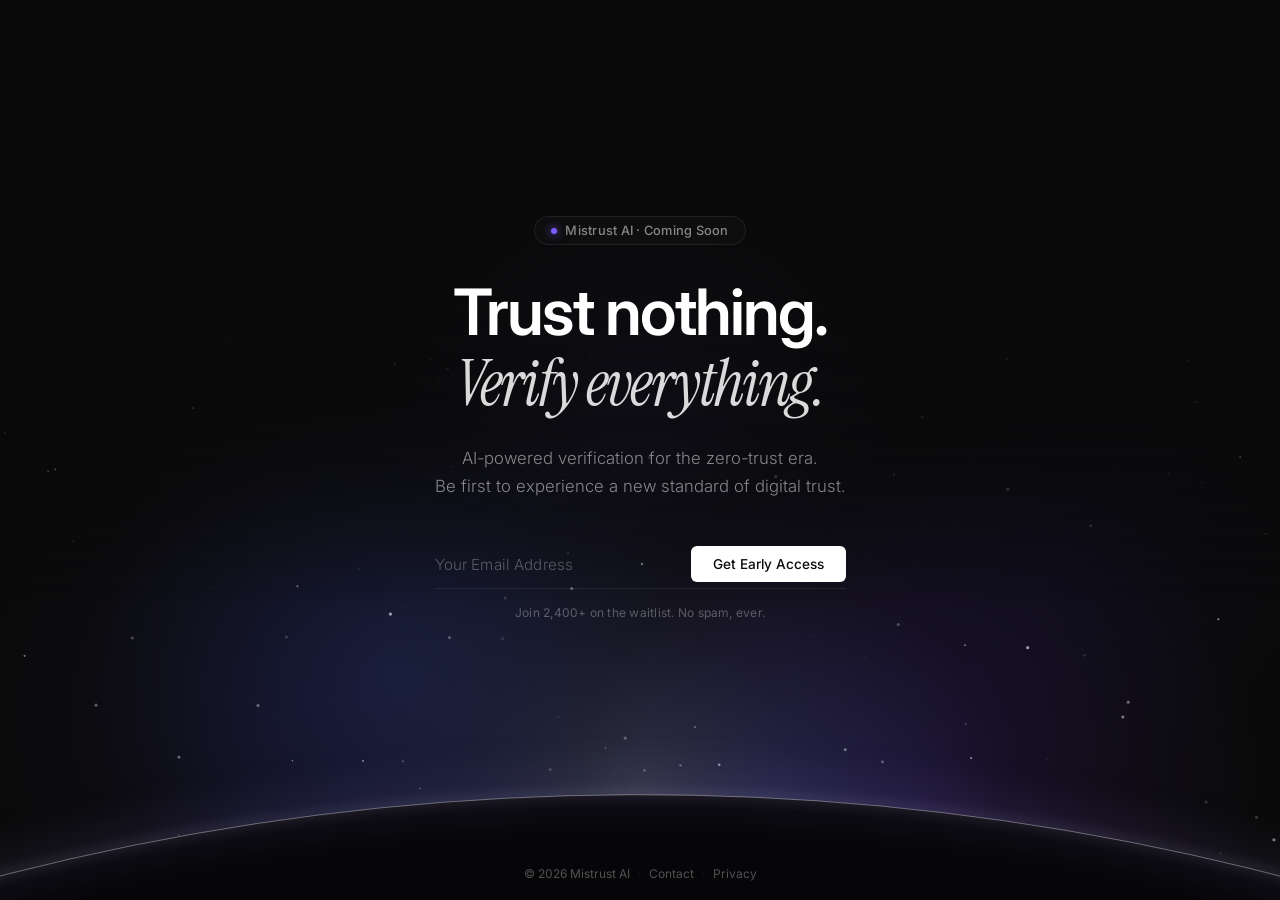
<file: llm/index.html>
<!DOCTYPE html>
<html lang="en">
<head>
    <meta charset="UTF-8">
    <meta name="viewport" content="width=device-width, initial-scale=1.0">
    <title>Mistrust AI - Trust Nothing. Verify Everything.</title>
    <meta name="description" content="Mistrust AI is redefining how organizations verify trust in the age of AI. Join the waitlist.">
    <meta property="og:title" content="Mistrust AI - Trust Nothing. Verify Everything.">
    <meta property="og:description" content="Redefining how organizations verify trust in the age of AI.">
    <meta property="og:type" content="website">
    <meta property="og:url" content="https://mistrust.ai">
    <link rel="canonical" href="https://mistrust.ai">
    <link rel="icon" type="image/svg+xml" href="favicon.svg">
    <link rel="preconnect" href="https://fonts.googleapis.com">
    <link rel="preconnect" href="https://fonts.gstatic.com" crossorigin>
    <link href="https://fonts.googleapis.com/css2?family=Inter:wght@300;400;500;600&family=Instrument+Serif:ital@1&display=swap" rel="stylesheet">
    <link rel="stylesheet" href="styles.css">
</head>
<body>
    <div class="page">
        <!-- Ambient glow -->
        <div class="glow"></div>

        <!-- Main content -->
        <main class="hero">
            <div class="badge" data-animate="fade-up" data-delay="0">
                <span class="badge-dot"></span>
                <span>Mistrust AI &middot; Coming Soon</span>
            </div>

            <h1 class="headline" data-animate="fade-up" data-delay="1">
                Trust nothing.<br>
                <em>Verify everything.</em>
            </h1>

            <p class="subtext" data-animate="fade-up" data-delay="2">
                AI-powered verification for the zero-trust era.<br>
                Be first to experience a new standard of digital trust.
            </p>

            <form class="waitlist" data-animate="fade-up" data-delay="3" autocomplete="off">
                <div class="input-group">
                    <input
                        type="email"
                        name="email"
                        placeholder="Your Email Address"
                        required
                        autocomplete="email"
                    >
                    <button type="submit">
                        <span class="btn-text">Get Early Access</span>
                        <span class="btn-success">You're In</span>
                    </button>
                </div>
                <p class="form-note">Join 2,400+ on the waitlist. No spam, ever.</p>
            </form>
        </main>

        <!-- Animated horizon -->
        <div class="horizon" data-animate="fade-in" data-delay="4">
            <canvas id="horizon-canvas"></canvas>
        </div>

        <!-- Footer -->
        <footer class="footer" data-animate="fade-up" data-delay="5">
            <span>&copy; 2026 Mistrust AI</span>
            <span class="footer-sep">&middot;</span>
            <a href="mailto:hello@mistrust.ai">Contact</a>
            <span class="footer-sep">&middot;</span>
            <a href="#">Privacy</a>
        </footer>
    </div>

    <script src="script.js"></script>
</body>
</html>
</file>
<file: llm/styles.css>
/* ===== Reset & Base ===== */
*, *::before, *::after {
    margin: 0;
    padding: 0;
    box-sizing: border-box;
}

:root {
    --bg: #0a0a0a;
    --text: #ffffff;
    --text-muted: rgba(255, 255, 255, 0.5);
    --text-subtle: rgba(255, 255, 255, 0.3);
    --accent: #7c5cff;
    --accent-glow: #6b4ce6;
    --border: rgba(255, 255, 255, 0.08);
    --border-hover: rgba(255, 255, 255, 0.15);
    --font-sans: 'Inter', -apple-system, BlinkMacSystemFont, sans-serif;
    --font-serif: 'Instrument Serif', Georgia, serif;
}

html {
    font-size: 16px;
    -webkit-font-smoothing: antialiased;
    -moz-osx-font-smoothing: grayscale;
}

body {
    font-family: var(--font-sans);
    background: var(--bg);
    color: var(--text);
    overflow-x: hidden;
    min-height: 100vh;
}

a {
    color: var(--text-muted);
    text-decoration: none;
    transition: color 0.2s ease;
}

a:hover {
    color: var(--text);
}

/* ===== Page Layout ===== */
.page {
    position: relative;
    display: flex;
    flex-direction: column;
    align-items: center;
    justify-content: center;
    min-height: 100vh;
    padding: 2rem;
}

/* ===== Ambient Glow ===== */
.glow {
    position: fixed;
    top: 50%;
    left: 50%;
    transform: translate(-50%, -50%);
    width: 600px;
    height: 600px;
    background: radial-gradient(
        circle,
        rgba(124, 92, 255, 0.06) 0%,
        rgba(124, 92, 255, 0.02) 40%,
        transparent 70%
    );
    pointer-events: none;
    z-index: 0;
}

/* ===== Hero ===== */
.hero {
    position: relative;
    z-index: 1;
    display: flex;
    flex-direction: column;
    align-items: center;
    text-align: center;
    max-width: 640px;
    margin-top: -4rem;
}

/* Badge */
.badge {
    display: inline-flex;
    align-items: center;
    gap: 8px;
    padding: 6px 16px;
    border: 1px solid var(--border);
    border-radius: 100px;
    font-size: 0.8rem;
    font-weight: 500;
    color: var(--text-muted);
    letter-spacing: 0.02em;
    margin-bottom: 2rem;
    backdrop-filter: blur(8px);
    background: rgba(255, 255, 255, 0.02);
}

.badge-dot {
    width: 6px;
    height: 6px;
    border-radius: 50%;
    background: var(--accent);
    box-shadow: 0 0 8px var(--accent);
    animation: pulse 2s ease-in-out infinite;
}

@keyframes pulse {
    0%, 100% { opacity: 1; transform: scale(1); }
    50% { opacity: 0.6; transform: scale(0.85); }
}

/* Headline */
.headline {
    font-size: clamp(2.5rem, 6vw, 4rem);
    font-weight: 600;
    line-height: 1.1;
    letter-spacing: -0.03em;
    margin-bottom: 1.5rem;
}

.headline em {
    font-family: var(--font-serif);
    font-style: italic;
    font-weight: 400;
    color: rgba(255, 255, 255, 0.85);
}

/* Subtext */
.subtext {
    font-size: 1.05rem;
    font-weight: 300;
    line-height: 1.7;
    color: var(--text-muted);
    margin-bottom: 2.5rem;
    max-width: 420px;
}

/* ===== Waitlist Form ===== */
.waitlist {
    width: 100%;
    max-width: 480px;
}

.input-group {
    display: flex;
    align-items: center;
    border-bottom: 1px solid var(--border);
    transition: border-color 0.3s ease;
}

.input-group:focus-within {
    border-color: var(--border-hover);
}

.input-group input {
    flex: 1;
    background: transparent;
    border: none;
    outline: none;
    font-family: var(--font-sans);
    font-size: 0.95rem;
    font-weight: 300;
    color: var(--text);
    padding: 14px 0;
    letter-spacing: 0.01em;
}

.input-group input::placeholder {
    color: var(--text-subtle);
}

.input-group button {
    position: relative;
    background: var(--text);
    color: var(--bg);
    border: none;
    padding: 10px 22px;
    border-radius: 6px;
    font-family: var(--font-sans);
    font-size: 0.85rem;
    font-weight: 500;
    cursor: pointer;
    transition: transform 0.2s ease, opacity 0.2s ease;
    white-space: nowrap;
    overflow: hidden;
}

.input-group button:hover {
    transform: scale(1.03);
}

.input-group button:active {
    transform: scale(0.98);
}

.btn-text,
.btn-success {
    transition: opacity 0.3s ease, transform 0.3s ease;
}

.btn-success {
    position: absolute;
    inset: 0;
    display: flex;
    align-items: center;
    justify-content: center;
    opacity: 0;
    transform: translateY(4px);
}

.waitlist.success .btn-text {
    opacity: 0;
    transform: translateY(-4px);
}

.waitlist.success .btn-success {
    opacity: 1;
    transform: translateY(0);
}

.waitlist.success .input-group button {
    background: var(--accent);
    color: white;
}

.form-note {
    font-size: 0.75rem;
    color: var(--text-subtle);
    margin-top: 1rem;
    letter-spacing: 0.02em;
}

/* ===== Horizon Canvas ===== */
.horizon {
    position: fixed;
    bottom: 0;
    left: 0;
    right: 0;
    top: 35%;
    pointer-events: none;
    z-index: 0;
    overflow: hidden;
    -webkit-mask-image: linear-gradient(to bottom, transparent 0%, rgba(0,0,0,0.3) 20%, black 50%);
    mask-image: linear-gradient(to bottom, transparent 0%, rgba(0,0,0,0.3) 20%, black 50%);
}

#horizon-canvas {
    width: 100%;
    height: 100%;
    display: block;
}

/* ===== Footer ===== */
.footer {
    position: fixed;
    bottom: 0;
    left: 0;
    right: 0;
    z-index: 2;
    display: flex;
    align-items: center;
    justify-content: center;
    gap: 8px;
    padding: 1.2rem;
    font-size: 0.75rem;
    color: var(--text-subtle);
}

.footer-sep {
    opacity: 0.4;
}

.footer a {
    color: var(--text-subtle);
}

.footer a:hover {
    color: var(--text-muted);
}

/* ===== Animations ===== */
[data-animate] {
    opacity: 0;
    transform: translateY(16px);
}

[data-animate="fade-in"] {
    transform: none;
}

[data-animate].visible {
    animation: fadeUp 0.8s cubic-bezier(0.16, 1, 0.3, 1) forwards;
}

[data-animate="fade-in"].visible {
    animation: fadeIn 1.2s cubic-bezier(0.16, 1, 0.3, 1) forwards;
}

@keyframes fadeUp {
    from {
        opacity: 0;
        transform: translateY(16px);
    }
    to {
        opacity: 1;
        transform: translateY(0);
    }
}

@keyframes fadeIn {
    from { opacity: 0; }
    to { opacity: 1; }
}

/* ===== Responsive ===== */
@media (max-width: 640px) {
    .hero {
        margin-top: -2rem;
    }

    .headline {
        font-size: 2.2rem;
    }

    .subtext {
        font-size: 0.95rem;
    }

    .input-group {
        flex-direction: column;
        border-bottom: none;
        gap: 12px;
    }

    .input-group input {
        width: 100%;
        border-bottom: 1px solid var(--border);
        text-align: center;
    }

    .input-group button {
        width: 100%;
        padding: 14px 22px;
    }

    .form-note {
        text-align: center;
    }
}

@media (max-width: 380px) {
    .headline {
        font-size: 1.9rem;
    }

    .badge {
        font-size: 0.72rem;
    }
}
</file>
